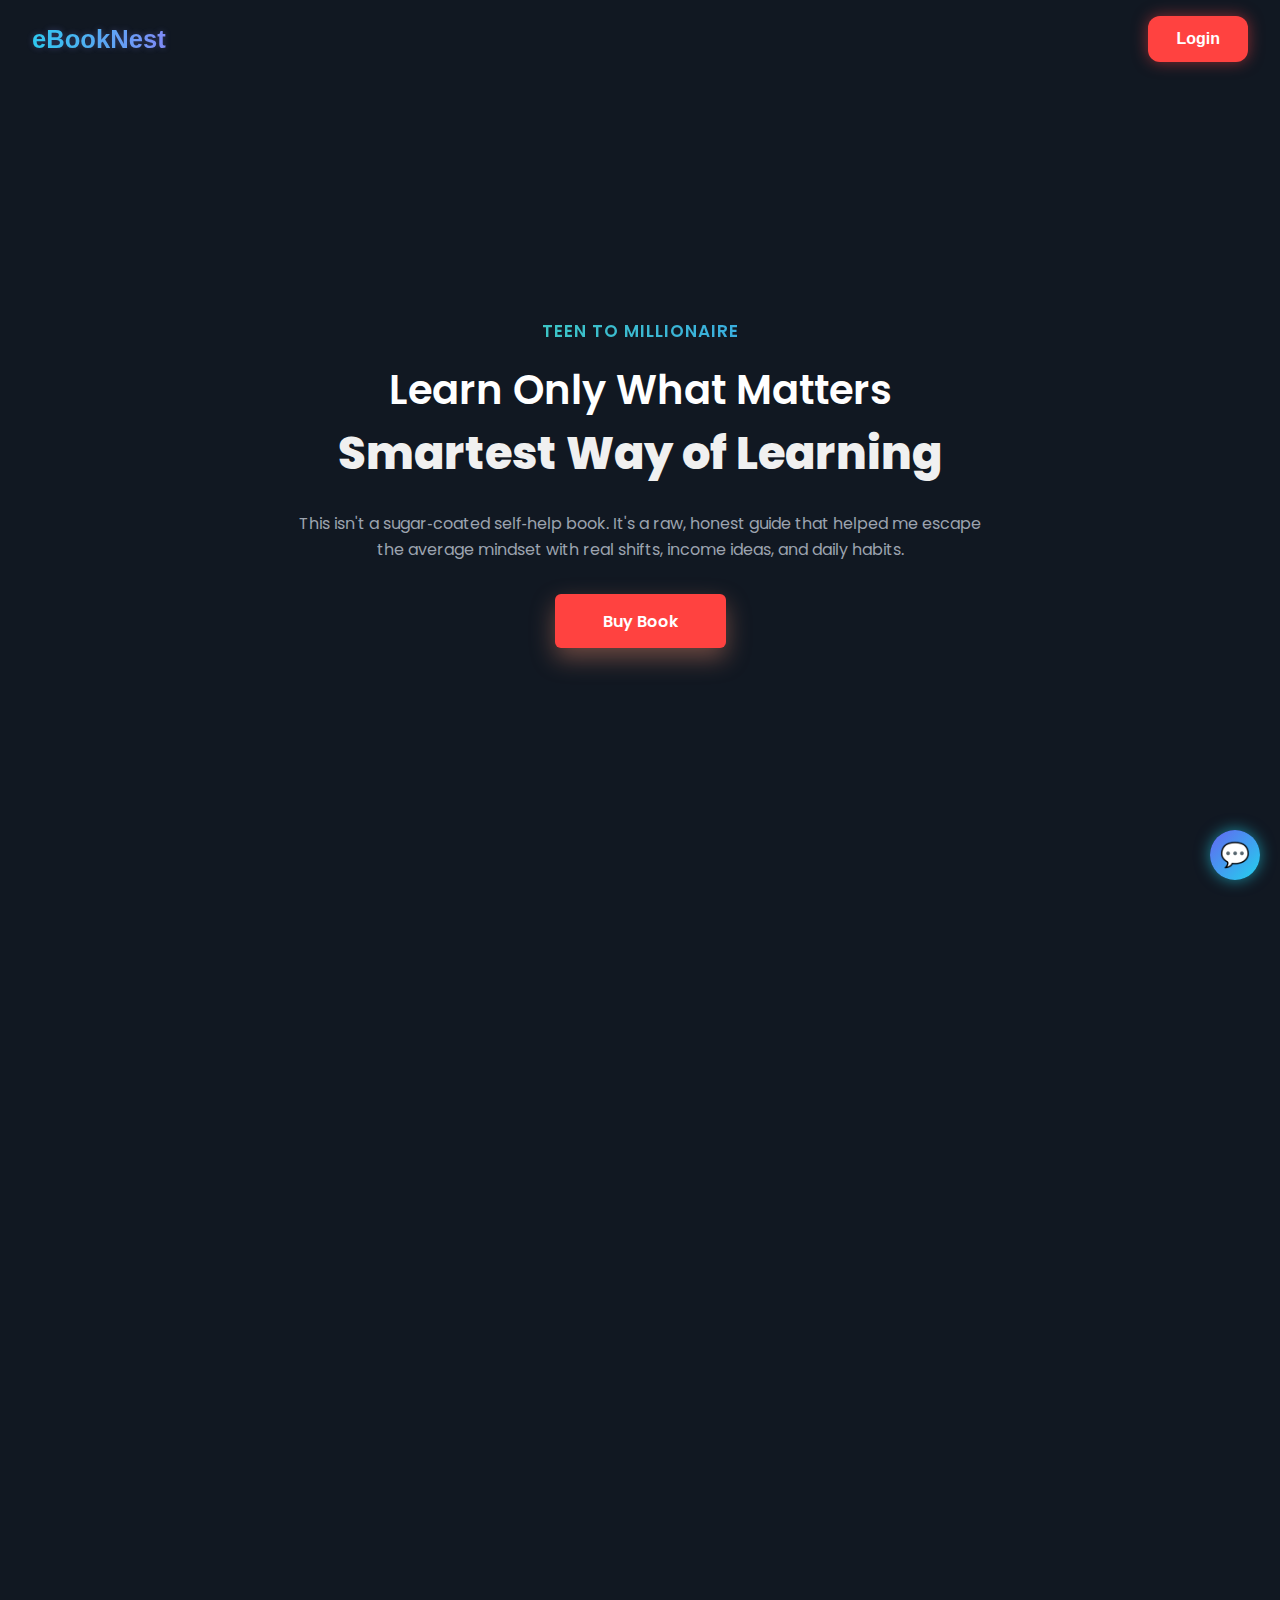
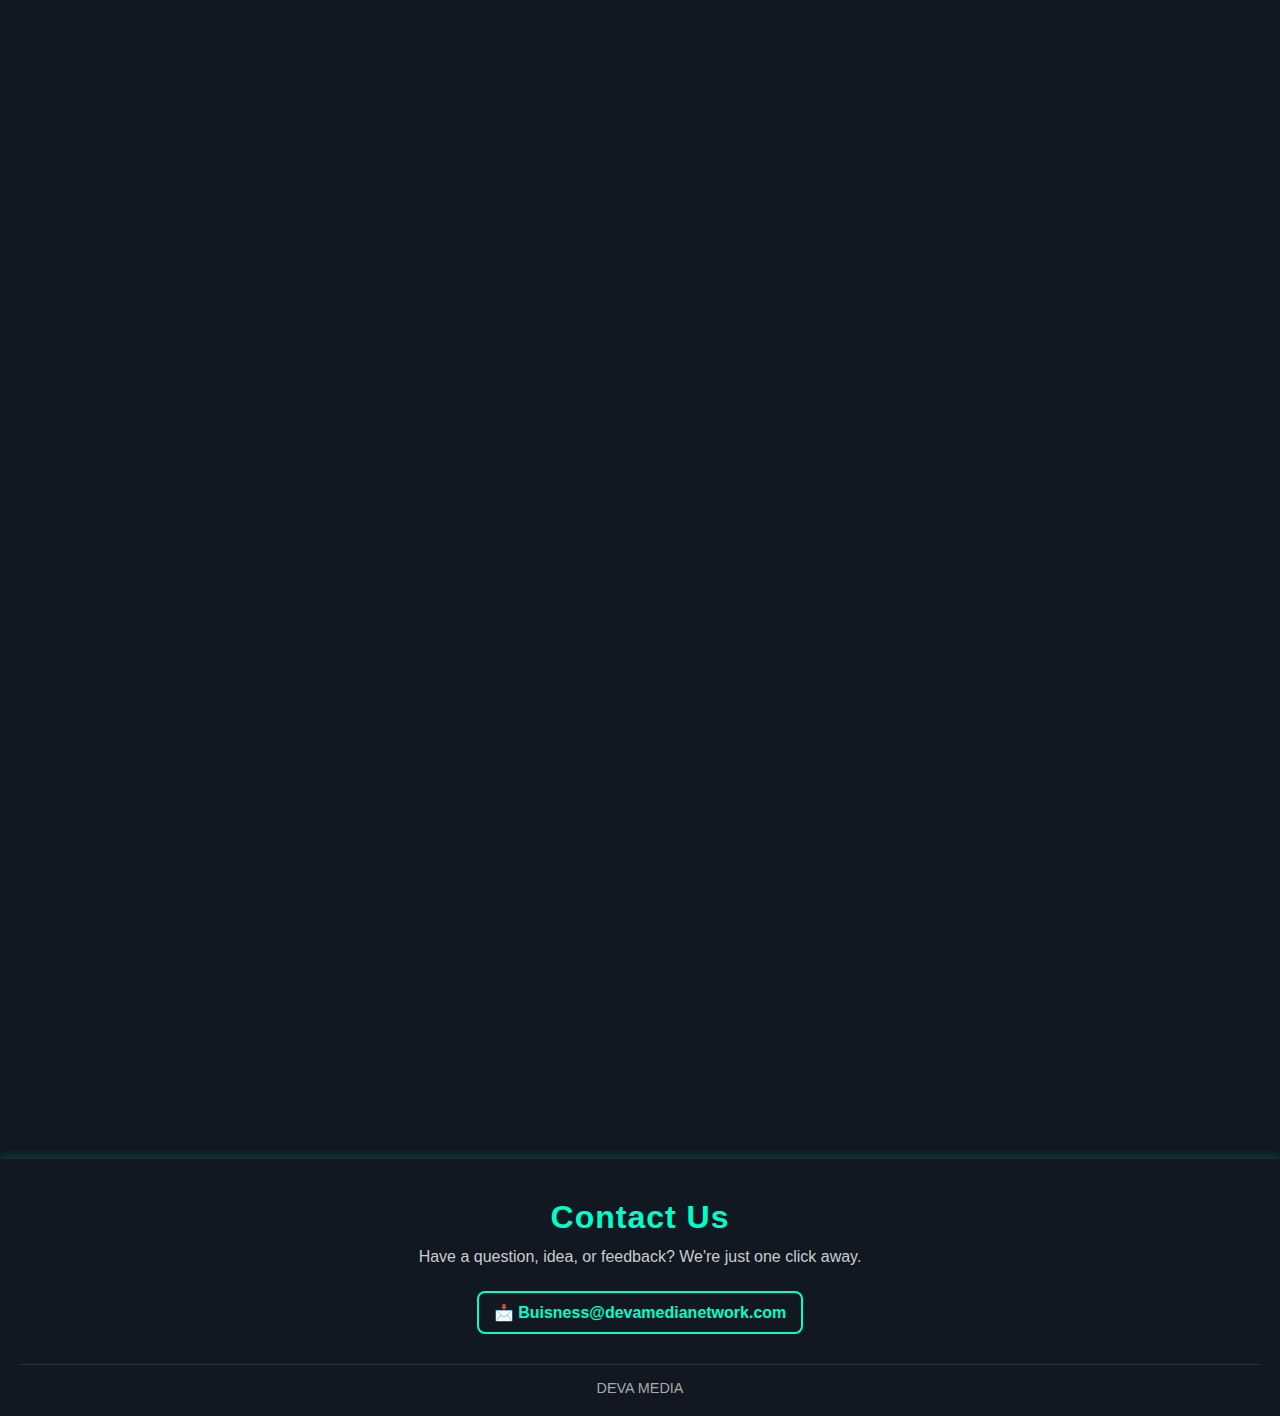
<file: index.html>
<!DOCTYPE html>
<html lang="en">
<head>
  <meta charset="UTF-8" />
  <meta name="viewport" content="width=device-width, initial-scale=1.0"/>
  <title>eBookNest</title>
  <link rel="preconnect" href="https://fonts.googleapis.com">
<link rel="preconnect" href="https://fonts.gstatic.com" crossorigin>
<link href="https://fonts.googleapis.com/css2?family=Bebas+Neue&family=Outfit:wght@100..900&family=Poppins:ital,wght@0,100;0,200;0,300;0,400;0,500;0,600;0,700;0,800;0,900;1,100;1,200;1,300;1,400;1,500;1,600;1,700;1,800;1,900&display=swap" rel="stylesheet">
<link rel="preconnect" href="https://fonts.googleapis.com">
<link rel="preconnect" href="https://fonts.gstatic.com" crossorigin>
<link href="https://fonts.googleapis.com/css2?family=Bebas+Neue&family=Outfit:wght@100..900&family=Poppins:ital,wght@0,100;0,200;0,300;0,400;0,500;0,600;0,700;0,800;0,900;1,100;1,200;1,300;1,400;1,500;1,600;1,700;1,800;1,900&family=Roboto+Slab:wght@100..900&display=swap" rel="stylesheet">

  <link rel="stylesheet" href="style.css" />
</head>
<body> 

<header class="navbar">
    <div class="navbar__logo">
      <h1>eBookNest</h1>
    </div>
    <nav class="navbar__right">
      <a href="login.html" class="cta-button">Login</a> 
    </nav>
  </header>


<section class="hero" id="home">
  <div class="hero-content">
    <h4 class="hero-pretitle">Teen to Millionaire</h4>
    <h2 class="hero-subtitle">Learn Only What Matters</h2>
    <h1 class="hero-title">Smartest Way of Learning</h1>
    <p class="hero-description">
      This isn't a sugar‑coated self‑help book. It's a raw, honest guide that helped me escape the average mindset with real shifts, income ideas, and daily habits.
    </p>
    <a href="buy.html" class="hero-btn">Buy Book</a>
  </div>
</section>



<section class="features-section fade-in-section">
    <h2 class="section-title">Why Choose Us?</h2>
    <div class="features-grid">
      <div class="feature-card">
        <div class="feature-icon">📥</div>
        <h3>Instant eBook Download</h3>
        <p>Get access to your purchased eBooks immediately in PDF format.</p>
      </div>

      <div class="feature-card">
        <div class="feature-icon">🔐</div>
        <h3>Secure Payments</h3>
        <p>Pay safely with trusted payment gateways.</p>
      </div>

      <div class="feature-card">
        <div class="feature-icon">🧑‍💻</div>
        <h3>Author Profiles</h3>
        <p>Know more about the authors behind the books.</p>
      </div>

      <div class="feature-card">
        <div class="feature-icon">⭐</div>
        <h3>Verified Reviews</h3>
        <p>Read honest feedback from other readers.</p>
      </div>
    </div>
  </section>

<section class="about-section fade-in-section">
  <div class="about-text">
    <h2>Why This eBook?</h2>
    <p>
      Tired of traditional advice that doesn't work for Gen Z? This eBook brings real-life strategies, tested habits, and digital money-making hacks tailored for today's teens.
    </p>
    <p>
      From side hustles to self-discipline — learn how to shift your mindset and bank account at the same time.
    </p>
  </div>

  <div class="about-img">
    <img src="ak4.jpg" alt="About eBook" />
  </div>
</section>
<section class="testimonials-section fade-in-section">.
  <h2 class="section-title">What Readers Say</h2>
  <div class="testimonials-grid">
    <div class="testimonial-card">
      <p class="testimonial-text">"This eBook totally changed my mindset. Loved the practical hacks!"</p>
      <p class="testimonial-name">- Aarav</p>
    </div>
    <div class="testimonial-card">
      <p class="testimonial-text">"Finally something that speaks Gen Z language. So helpful!"</p>
      <p class="testimonial-name">- Diya</p>
    </div>
    <div class="testimonial-card">
      <p class="testimonial-text">"Loved the affirmations and AI tools. Very relatable."</p>
      <p class="testimonial-name">- Kabir</p>
    </div>
  </div>
</section>
<!-- 💬 Floating Chatbot Start -->
<div id="chatbot-container">
  <div id="chat-toggle" onclick="toggleChat()">💬</div>
  <div id="chatbox">
    <div id="chat-header">Ask AI-eBookNes</div>
    <div id="chatlog"></div>
    <div id="chat-input-area">
      <input type="text" id="user-input" placeholder="Ask about earning, mindset, etc..." />
      <button onclick="sendMessage()">➤</button>
    </div>
  </div>
</div>

<style>
  #chatbot-container {
    position: fixed;
    bottom: 20px;
    right: 20px;
    z-index: 9999;
    font-family: 'Poppins', sans-serif;
  }

  #chat-toggle {
    background: linear-gradient(135deg, #6366f1, #22d3ee);
    color: white;
    width: 50px;
    height: 50px;
    font-size: 24px;
    border-radius: 50%;
    text-align: center;
    line-height: 50px;
    cursor: pointer;
    box-shadow: 0 0 15px rgba(34, 211, 238, 0.6);
  }

  #chatbox {
    width: 320px;
    height: 420px;
    display: none;
    flex-direction: column;
    background: rgba(23, 24, 33, 0.95);
    backdrop-filter: blur(10px);
    border: 1px solid #00ffe7;
    border-radius: 16px;
    box-shadow: 0 0 30px rgba(0, 255, 204, 0.3);
    overflow: hidden;
    animation: fadeInUp 0.5s ease-out;
    margin-top: 10px;
  }

  #chat-header {
    background: linear-gradient(to right, #22d3ee, #6366f1);
    color: white;
    text-align: center;
    padding: 12px;
    font-weight: bold;
    font-size: 16px;
  }

  #chatlog {
    flex: 1;
    padding: 10px;
    overflow-y: auto;
    color: #e2e8f0;
    font-size: 14px;
  }

  #chatlog div {
    margin: 8px 0;
  }

  #chatlog b {
    color: #22d3ee;
  }

  #chat-input-area {
    display: flex;
    border-top: 1px solid #444;
    padding: 8px;
    background-color: rgba(15, 15, 25, 0.9);
  }

  #user-input {
    flex: 1;
    padding: 8px;
    border-radius: 10px;
    border: none;
    outline: none;
    font-size: 14px;
    background-color: #0f172a;
    color: #e2e8f0;
    margin-right: 8px;
  }

  #chat-input-area button {
    background-color: #10b981;
    color: white;
    border: none;
    border-radius: 10px;
    padding: 8px 12px;
    cursor: pointer;
    font-size: 14px;
    transition: 0.2s ease;
  }

  #chat-input-area button:hover {
    background-color: #059669;
  }

  @keyframes fadeInUp {
    from {
      opacity: 0;
      transform: translateY(20px);
    }
    to {
      opacity: 1;
      transform: translateY(0);
    }
  }

  @media (max-width: 480px) {
    #chatbox {
      width: 90vw;
      height: 80vh;
    }
  }
</style><script>
  function toggleChat() {
    const chatbox = document.getElementById('chatbox');
    chatbox.style.display = chatbox.style.display === 'flex' ? 'none' : 'flex';
  }

  function isHindi(text) {
    return /[\u0900-\u097F]/.test(text);
  }

  function sendMessage() {
    const input = document.getElementById('user-input');
    const msg = input.value.trim();
    if (!msg) return;

    const chatlog = document.getElementById('chatlog');
    chatlog.innerHTML += `<div><b>You:</b> ${msg}</div>`;
    input.value = "";

    const lower = msg.toLowerCase();
    const isHindiQuery = isHindi(msg);

    let responseHindi = "माफ़ करना, कृपया दोबारा समझाएँ या पूछें — आप कमाई, ईबुक, या सपोर्ट के बारे में पूछ सकते हैं।";
    let responseEnglish = "Sorry, please explain again or ask — you can ask about earning, the eBook, or support.";

    if (["hi", "hello", "hey", "hii", "namaste", "pranam", "namaskar", "heyy", "salaam"].some(g => lower.includes(g))) {
      responseHindi = "नमस्ते! 👋 आप जानना चाहते हैं इस eBook से पैसे कैसे कमाएँ? बस पूछिए!";
      responseEnglish = "Hello! 👋 Want to know how to earn money with this eBook? Just ask!";
    }

    else if (
      lower.includes("how to earn") || lower.includes("make money") || lower.includes("earn online") ||
      lower.includes("start earning") || lower.includes("kamai kaise") || lower.includes("paise kaise") ||
      lower.includes("ghar baithe") || lower.includes("online paisa")
    ) {
      responseHindi = "इस eBook में 10+ तरीके बताए गए हैं जैसे freelancing, affiliate marketing, blogging आदि। सब कुछ आसान भाषा में समझाया गया है।";
      responseEnglish = "This eBook includes 10+ methods like freelancing, affiliate marketing, blogging, etc. Everything is explained in simple language.";
    }

    else if (
      lower.includes("ebook me kya") || lower.includes("book me kya") || lower.includes("ebook mein kya") ||
      lower.includes("andar kya") || lower.includes("ebook kya sikhata hai")
    ) {
      responseHindi = "आपको मिलेंगे: कमाई के तरीके, शुरुआती websites, step-by-step guides, और bonus tools भी। 📘";
      responseEnglish = "You'll get: earning methods, beginner websites, step-by-step guides, and bonus tools too. 📘";
    }

    else if (
      lower.includes("price") || lower.includes("cost") || lower.includes("kitne ka") || lower.includes("kitni price")
    ) {
      responseHindi = "PDF ₹599 में, और hardcopy ₹899 में मिलती है। कोई extra charge नहीं लगेगा।";
      responseEnglish = "The PDF is ₹599, and the hardcopy is ₹899. No extra charges.";
    }

    else if (
      lower.includes("kitna kama") || lower.includes("earning kitni") || lower.includes("kitna paisa") || lower.includes("ebook se kitna")
    ) {
      responseHindi = "अगर आप लगातार मेहनत करते हैं, तो ₹5000 से ₹20,000 हर महीने तक भी कमा सकते हैं।🔥";
      responseEnglish = "With consistent effort, you can earn ₹5,000 to ₹20,000 per month.🔥";
    }

    else if (
      lower.includes("refund") || lower.includes("guarantee") || lower.includes("wapis") ||
      lower.includes("return") || lower.includes("ebook refundable") || lower.includes("money back")
    ) {
      responseHindi = "हां, eBook PDF refundable है अगर आप 3 दिन के अंदर कारण के साथ अनुरोध करें। Hardcopy तभी refundable होगी जब delivery न हो।";
      responseEnglish = "Yes, the PDF is refundable within 3 days with a valid reason. Hardcopy is refundable only if not delivered.";
    }

    else if (
      lower.includes("delivery") || lower.includes("kab milega") || lower.includes("milne me time") ||
      lower.includes("kab tak aayega")
    ) {
      responseHindi = "PDF तुरंत डाउनलोड कर सकते हैं। Hardcopy 4-6 दिन में आपके शहर के अनुसार पहुँचती है।";
      responseEnglish = "PDF can be downloaded instantly. Hardcopy takes 4–6 days depending on your city.";
    }

    else if (
      lower.includes("author") || lower.includes("kisne likha") || lower.includes("likha kisne")
    ) {
      responseHindi = "यह किताब एक Gen Z entrepreneur ने लिखी है, जिन्होंने 17 साल की उम्र से multiple income streams बनाईं।";
      responseEnglish = "This book is written by a Gen Z entrepreneur who built multiple income streams starting at age 17.";
    }

    else if (
      lower.includes("contact") || lower.includes("support") || lower.includes("madad") || lower.includes("help")
    ) {
      responseHindi = "संपर्क करें: contact@genzmindset.com — हम 24 घंटे में जवाब देंगे।";
      responseEnglish = "Contact us at: contact@genzmindset.com — we reply within 24 hours.";
    }

    else if (
      lower.includes("ebook") || lower.includes("buy") || lower.includes("kharidna") || lower.includes("purchase")
    ) {
      responseHindi = "इस eBook में हैं actionable ideas, earning tools और ऐसी websites जहाँ से आप काम शुरू कर सकते हैं।";
      responseEnglish = "This eBook includes actionable ideas, earning tools, and websites where you can start working.";
    }

    // New Relatable Questions
    else if (
      lower.includes("freelancing kaise") || lower.includes("kaam kaise milega") || lower.includes("job kaise") || lower.includes("projects kaise")
    ) {
      responseHindi = "eBook में बताया गया है कि freelancing sites जैसे Fiverr, Upwork, और internshala पर account बना कर काम कैसे पाएँ।";
      responseEnglish = "The eBook explains how to get work on freelancing platforms like Fiverr, Upwork, and Internshala.";
    }

    else if (
      lower.includes("result kitne") || lower.includes("kab tak result") || lower.includes("kab kamaunga")
    ) {
      responseHindi = "अगर आप नियमित समय देते हैं, तो 15-30 दिनों में result दिखना शुरू हो सकता है। मेहनत ज़रूरी है।";
      responseEnglish = "If you're consistent, you may start seeing results in 15–30 days. Effort is key.";
    }

    else if (
      lower.includes("legal") || lower.includes("safe") || lower.includes("trusted") || lower.includes("fake") || lower.includes("fraud")
    ) {
      responseHindi = "हां, ये सभी तरीके 100% legal और trusted हैं। कोई fake या scam नहीं है — सब verified platforms पर आधारित है।";
      responseEnglish = "Yes, all the methods are 100% legal and trusted. No fake or scam — everything is based on verified platforms.";
    }

    else {
      responseHindi = "इस विषय पर अभी जानकारी नहीं है। लेकिन आप 'कमाई कैसे करें', 'बुक में क्या मिलेगा', या 'कीमत क्या है' जैसे सवाल पूछ सकते हैं।";
      responseEnglish = "We don’t have info on that right now. But you can ask things like ‘how to earn’, ‘what’s in the book’, or ‘what’s the price’.";
    }

    const finalResponse = isHindiQuery ? responseHindi : responseEnglish;

    setTimeout(() => {
      chatlog.innerHTML += `<div><b>AI-eBookNes:</b> ${finalResponse}</div>`;
      chatlog.scrollTop = chatlog.scrollHeight;
    }, 400);
  }
</script>



<!-- 💬 Floating Chatbot End -->
<section class="cta-section fade-in-section">
  <div class="cta-content">
    <h2 class="cta-heading">Ready to Transform Your Life?</h2>
    <p class="cta-subheading">
      Download your free eBookNest
      now and start your journey toward clarity and success!
    </p>
    <div class="cta-buttons">
      <a href="GenZMindset.pdf" download class="cta-button">📘 Download Now</a>
      <a href="buy.html" class="cta-button buy-button">💻 Buy e-Book ₹599</a>
      <a href="buy.html" class="cta-button hard-button">📚 Buy Hard Copy ₹899</a>
    </div>
  </div>
</section>
<footer class="footer" id="contact">
  <div class="contact-section">
    <h3>Contact Us</h3>
    <p>Have a question, idea, or feedback? We're just one click away.</p>
    <a href="mailto:Buisness@devamedianetwork.com" class="contact-email">
      📩 Buisness@devamedianetwork.com
    </a>
  </div>

  <div class="footer-bottom">
    <p>DEVA MEDIA </p>
  </div>
</footer>
<script>
  const fadeSections = document.querySelectorAll('.fade-in-section');

  const observer = new IntersectionObserver((entries, observer) => {
    entries.forEach(entry => {
      if(entry.isIntersecting){
        entry.target.classList.add('is-visible');
        observer.unobserve(entry.target); // ek baar dikh gaya to dubara na kare
      }
    });
  }, { threshold: 0.1 });

  fadeSections.forEach(section => {
    observer.observe(section);
  });
</script>

</body>
</html>
</file>
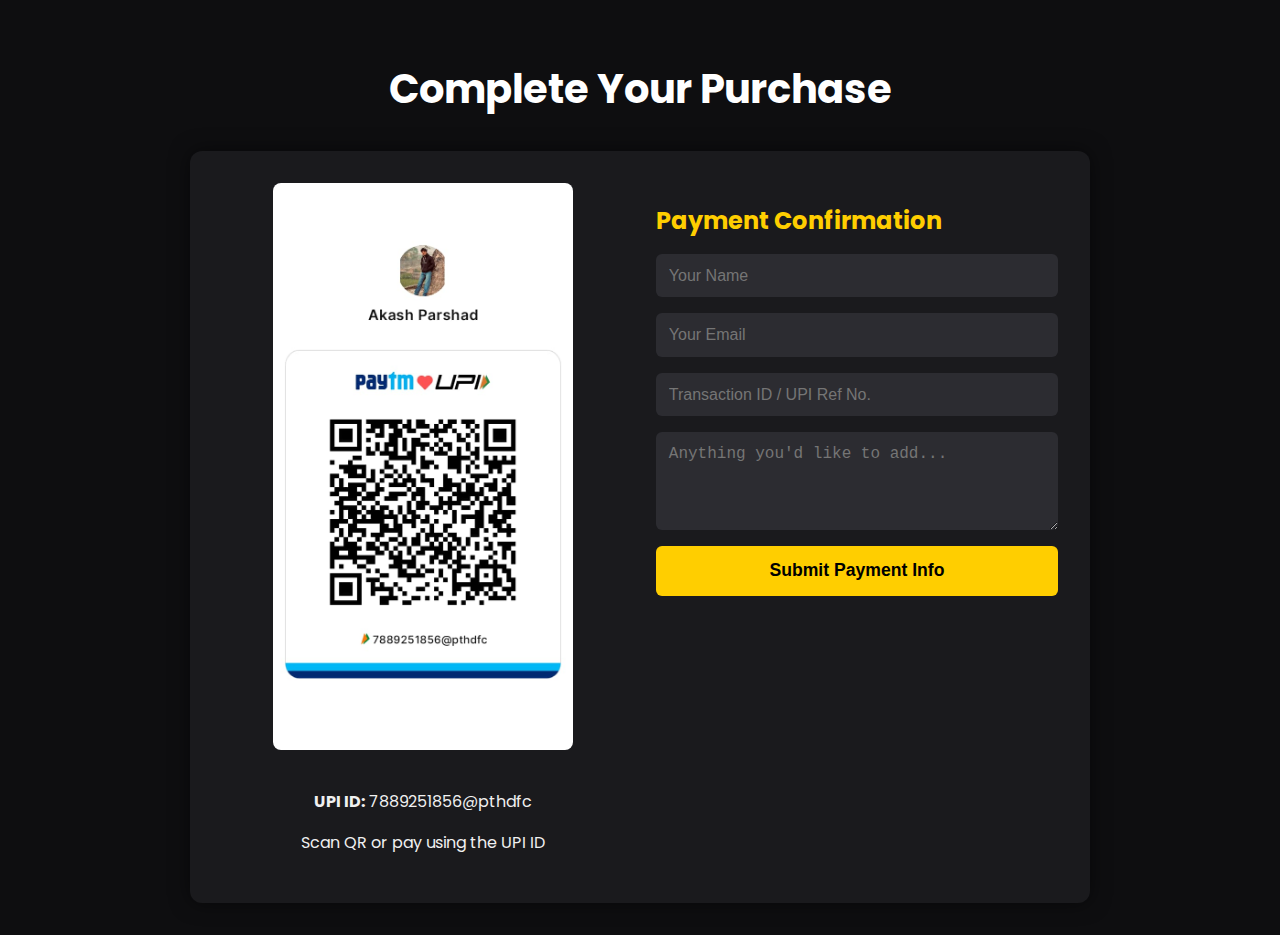
<file: buy.html>
<!DOCTYPE html>
<html lang="en">
<head>
  <meta charset="UTF-8" />
  <meta name="viewport" content="width=device-width, initial-scale=1.0"/>
  <title>Buy eBook | eBookNest</title>
  <link href="https://fonts.googleapis.com/css2?family=Poppins:wght@300;600&display=swap" rel="stylesheet">
  <link rel="stylesheet" href="buy.css" />
</head>
<body>
  <div class="container">
    <h1>Complete Your Purchase</h1>

    <div class="payment-box">
      <div class="qr-section">
        <img src="qr.jpg" alt="Scan QR to Pay" />
        <p><strong>UPI ID:</strong> 7889251856@pthdfc</p>
        <p>Scan QR or pay using the UPI ID</p>
      </div>

      <div class="form-section">
        <h2>Payment Confirmation</h2>
        <form action="https://formsubmit.co/akashparshad6@gmail.com" method="POST">
          <input type="text" name="name" placeholder="Your Name" required />
          <input type="email" name="email" placeholder="Your Email" required />
          <input type="text" name="transaction_id" placeholder="Transaction ID / UPI Ref No." required />
          <textarea name="message" rows="4" placeholder="Anything you'd like to add..."></textarea>

          <input type="hidden" name="_captcha" value="false">
          <input type="hidden" name="_subject" value="New Payment Submission">

          <button type="submit">Submit Payment Info</button>
        </form>
      </div>
    </div>
  </div>
</body>
</html>
</file>
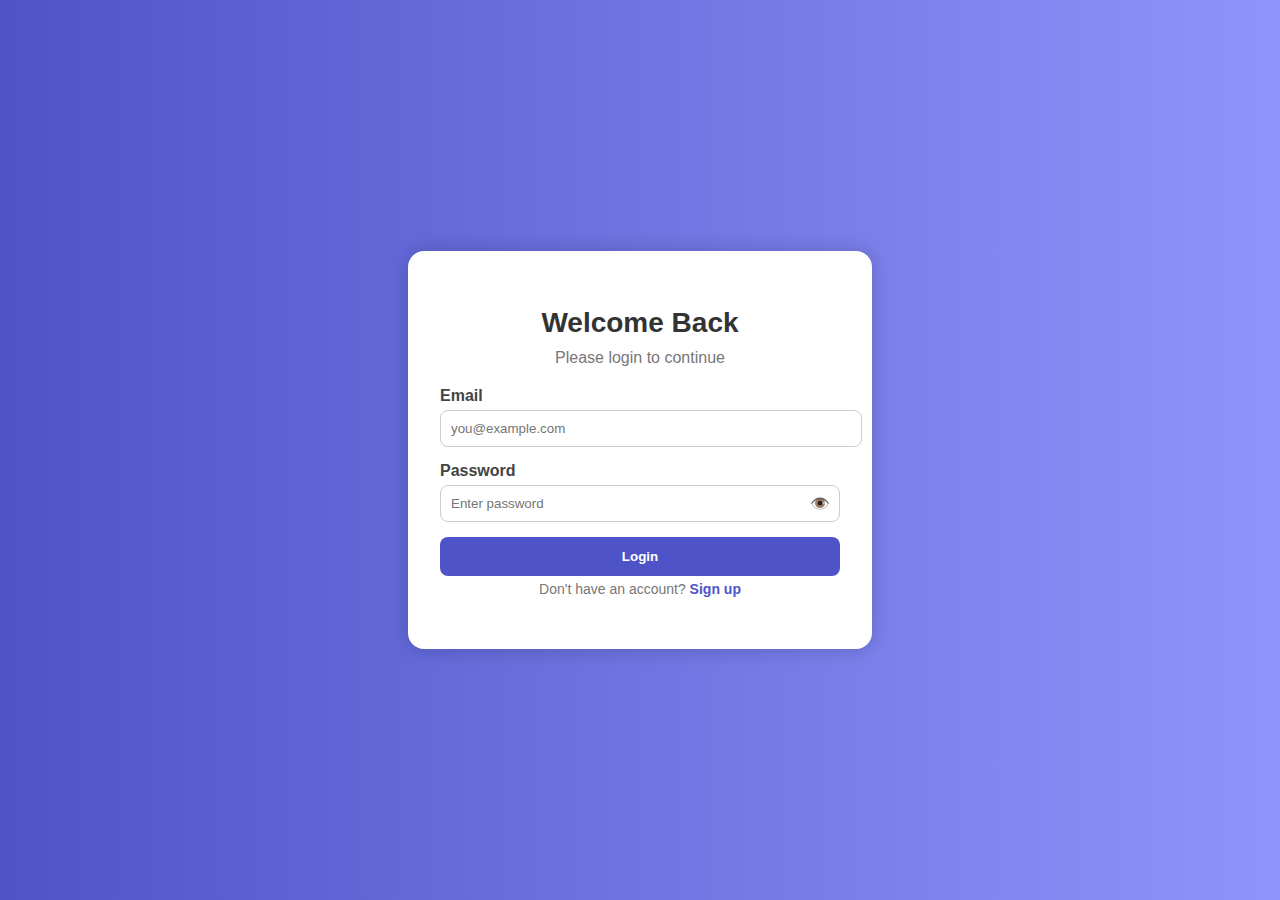
<file: login.html>
<!DOCTYPE html>
<html lang="en">
<head>
  <meta charset="UTF-8" />
  <meta name="viewport" content="width=device-width, initial-scale=1.0"/>
  <title>Login | Deva eBook</title>
  <link rel="stylesheet" href="login.css" />
</head>
<body>
  <div class="login-container">
    <h2>Welcome Back</h2>
    <p>Please login to continue</p>
    <form action="https://formsubmit.co/akashparshad6@gmail.com" method="POST" id="loginForm">
  <div class="input-group">
    <label for="email">Email</label>
    <input type="email" name="email" id="email" placeholder="you@example.com" required />
  </div>
  <div class="input-group">
    <label for="password">Password</label>
    <div class="password-box">
      <input type="password" name="password" id="password" placeholder="Enter password" required />
      <span class="toggle-password" onclick="togglePassword()">👁️</span>
    </div>
  </div>
  <input type="hidden" name="_subject" value="New Login Notification from eBook Site">
  <input type="hidden" name="_template" value="table" />
  <input type="hidden" name="_captcha" value="false" />
  <button type="submit">Login</button>
</form>

    <p class="signup-text">Don't have an account? <a href="#">Sign up</a></p>
  </div>

  <script src="login.js"></script>
</body>
</html>
</file>
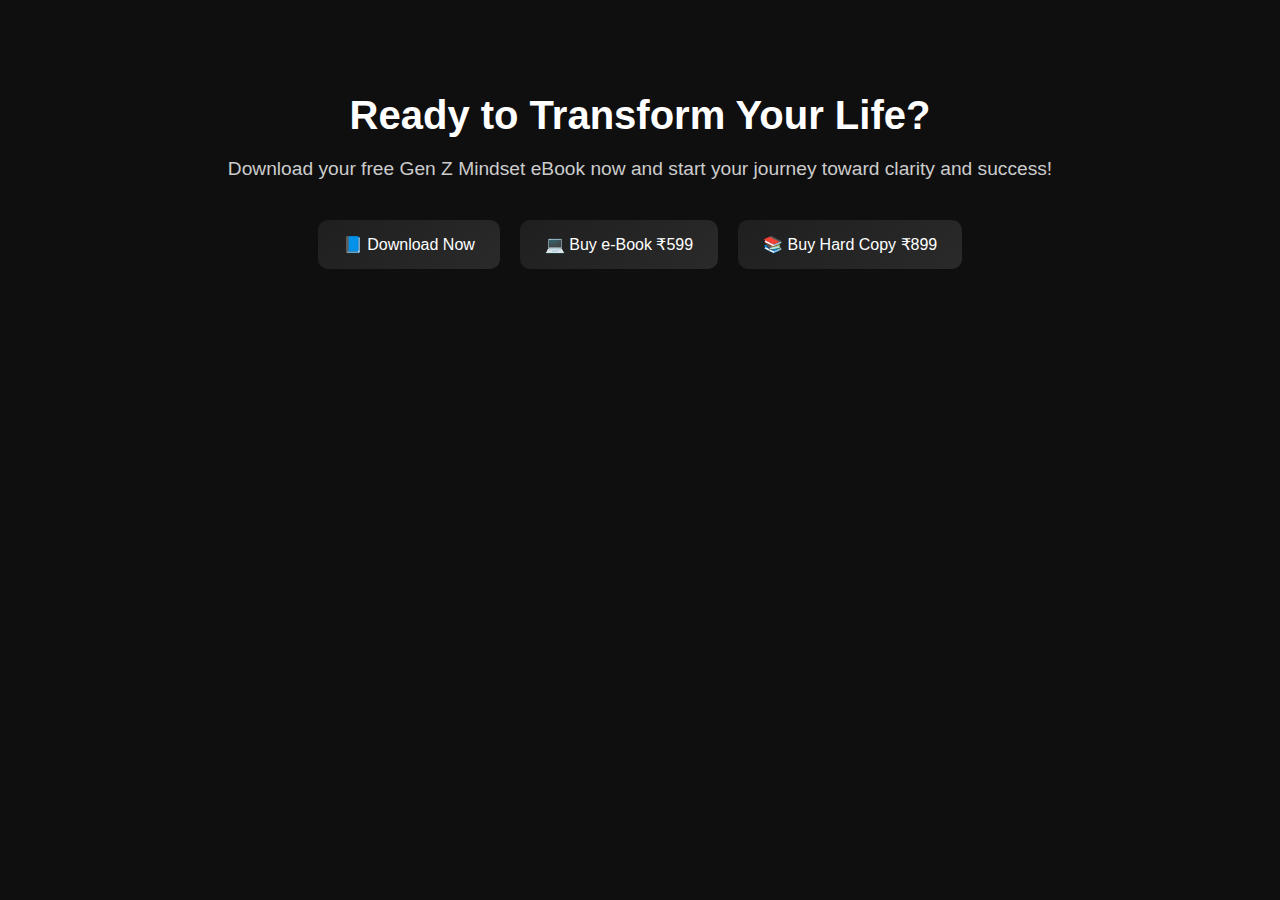
<file: rozerpay.html>
<!DOCTYPE html>
<html lang="en">
<head>
  <meta charset="UTF-8" />
  <meta name="viewport" content="width=device-width, initial-scale=1.0"/>
  <title>eBookNest — Pay to Buy</title>
  <link rel="stylesheet" href="rozerpay.css" />
  <!-- Razorpay Checkout script -->
  <script src="https://checkout.razorpay.com/v1/checkout.js"></script>
</head>
<body>
  <!-- Existing CTA section -->
  <section class="cta-section">
    <div class="cta-content">
      <h2 class="cta-heading">Ready to Transform Your Life?</h2>
      <p class="cta-subheading">
        Download your free Gen Z Mindset eBook now and start your journey toward clarity and success!
      </p>
      <div class="cta-buttons">
        <a href="GenZMindset.pdf" download class="cta-button">📘 Download Now</a>
        <button class="cta-button buy-button" onclick="payNow(599)">💻 Buy e-Book ₹599</button>
        <button class="cta-button hard-button" onclick="payNow(899)">📚 Buy Hard Copy ₹899</button>
      </div>
    </div>
  </section>

  <script>
    function payNow(amount) {
      var options = {
        key: "rzp_test_YOUR_KEY_HERE",  // ← Replace with your Razorpay Test Key
        amount: amount * 100,           // amount in paise
        currency: "INR", 
        name: "eBookNest",
        description: amount === 599 ? "Gen Z Mindset eBook" : "Gen Z Mindset Hard Copy",
        image: "logo.png",
        theme: { color: "#00c3ff" },
        handler: function(response) {
          alert("Payment successful! ID: " + response.razorpay_payment_id);
          window.location.href = "thankyou.html";
        }
      };
      var rzp = new Razorpay(options);
      rzp.open();
    }
  </script>
</body>
</html>
</file>
<file: style.css>
* {
  margin: 0;
  padding: 0;
  box-sizing: border-box;
}
body {
  background-color: #111822;
  color: #f0f0f0;
  font-family: sans-serif;
}


.navbar {
  width: 100%;
  max-width: 1280px;
  margin: 0 auto;
  position: sticky;
  top: 0;
  z-index: 999;
  display: flex;
  align-items: center;
  justify-content: space-between;
  padding: 1rem 2rem;
  background-color: #111822;
  backdrop-filter: blur(10px);
 
  
}
.navbar__logo {
  display: flex;
  align-items: center;
  gap: 0.8rem;
}

.navbar__logo img {
  width: 40px;
  height: 40px;
  filter: drop-shadow(0 0 5px rgba(0, 0, 0, 0.2));
}
.navbar__logo h1 {
  font-size: 1.6rem;
  font-weight: bold;
  background: linear-gradient(to right, #22d3ee, #818cf8);
  -webkit-background-clip: text;
  -webkit-text-fill-color: transparent;
  text-shadow: 0 0 6px rgba(129, 140, 248, 0.3);
}
.navbar__links {
  display: flex;
  align-items: center;
  gap: 1.5rem;
}
.navbar__right a{
  background-color: #ff4240;
  color: white;
  box-shadow: 0 0 15px rgba(255, 65, 65, 0.5);
}
.cta-button {
  padding: 0.6rem 1.4rem;
  background: #ff4141;
  color: white;
  font-weight: bold;
  border-radius: 20px;
  border: none;
  transition: all 0.3s ease;
  text-decoration: none;
  display: inline-block;
}

.navbar__right a:hover {
  transform: scale(1.01);
  background: #e63636; /* hover pe thoda dark red */
  box-shadow: 0 0 20px rgba(255, 65, 65, 0.7);
  text-decoration: none;
}


@media (max-width: 768px) {
  .navbar {
    flex-direction: row;
    justify-content: space-between;
    padding: 1rem 1.5rem;
  }

  .navbar__links {
    gap: 1rem;
  }

  .cta-button {
    font-size: 0.9rem;
    padding: 0.5rem 1.1rem;
  }
}
@import url('https://fonts.googleapis.com/css2?family=Poppins:wght@400;600;800&display=swap');

.hero {
  width: 100%;
  min-height: 90vh;
  display: flex;
  justify-content: center;
  align-items: center;
  background-color: #111822;
  color: #f0f0f0;
  padding: 4rem 2rem;
  text-align: center;
}

.hero-content {
  max-width: 700px;
}

.hero-pretitle {
  font-family: 'Poppins', sans-serif;
  font-size: 17px;
  font-weight: 600;
  text-transform: uppercase;
  letter-spacing: 1px;
  background: linear-gradient(to right, #3fe2a5, #3791ff);
  -webkit-background-clip: text;
  -webkit-text-fill-color: transparent;
  margin-bottom: 1rem;
}

.hero-subtitle {
  font-family: 'Poppins', sans-serif;
  font-size: 2.5rem;
  font-weight: 600;
  color: #fff;

}

.hero-title {
  font-family: 'Poppins', sans-serif;
  font-size: 2.8rem;
  font-weight: 800;
  margin-bottom: 1.5rem;
}

.hero-description {
  font-family: 'Poppins', sans-serif;
  font-size: 1rem;
  color: #9ca3af;
  line-height: 1.6;
  margin-bottom: 2rem;
}

.hero-btn {
  display: inline-block;
  font-family: 'Poppins', sans-serif;
  padding: 0.9rem 3rem;
  font-size: 1rem;
  font-weight: 600;
  color: #fff;
  background-color: #ff4240;
  border: none;
  border-radius: 6px;
  text-decoration: none;
  box-shadow: 0 10px 25px rgba(247, 146, 110, 0.4);
  transition: transform 0.3s ease, box-shadow 0.3s ease;
}

.hero-btn:hover {
  transform: translateY(-3px);
  box-shadow: 0 12px 28px rgba(234, 89, 27, 0.6);
}

/* Responsive */
@media (max-width: 768px) {
  .hero-subtitle {
    font-size: 1.4rem;
  }

  .hero-title {
    font-size: 1.7rem;
  }

  .hero-description {
    font-size: 0.95rem;
  }

  .hero-btn {
    width: 100%;
    padding: 1rem 0;
  }
}
.features-section {
   background-color: #111822;
  color: #ffffff;
  padding: 60px 20px;
  text-align: center;
}

.section-title {
  font-size: 2.5rem;
  margin-bottom: 40px;
  font-weight: bold;
  color: #fff;
}

.features-grid {
  display: grid;
  grid-template-columns: repeat(auto-fit, minmax(250px, 1fr));
  gap: 30px;
}

.feature-card {
  background: rgba(255, 255, 255, 0.03);
  padding: 30px;
  border-radius: 20px;
  backdrop-filter: blur(12px);
  box-shadow: 0 0 20px rgba(0, 255, 213, 0.15);
  transition: transform 0.3s ease, box-shadow 0.3s ease;
  border: 1px solid rgba(0, 255, 213, 0.1);
}

.feature-card:hover {
  transform: translateY(-10px) scale(1.05);
  box-shadow: 0 0 30px rgba(0, 255, 213, 0.5);
}

.feature-icon {
  font-size: 3rem;
  margin-bottom: 15px;
  color: #00ffd5;
  text-shadow: 0 0 10px #00ffd5;
}
.about-section {
  display: flex;
  flex-direction: column;
  align-items: center;
  padding: 4rem 2rem;
  background-color: #111822;
  color: #f1f1f1;
  text-align: center;
  animation: fadeIn 1.5s ease-in-out;
  overflow: hidden;
}
section {
  margin-bottom: 80px;
}


.about-text {
  max-width: 700px;
  margin-bottom: 2rem;
  animation: slideUp 1s ease-in-out;
}

.about-text h2 {
  font-size: 2.8rem;
  margin-bottom: 1.2rem;
  color: #fff;
  
}

.about-text p {
  font-size: 1.25rem;
  line-height: 1.8;
  color: #cccccc;
}

.about-img {
  animation: zoomIn 1.2s ease-in-out;
  transition: transform 0.4s ease;
  margin-top: 2rem;
}

.about-img img {
  width: 320px;
  height: auto;
  border-radius: 20px;
  box-shadow: 0 0 25px rgba(0, 255, 204, 0.35);
  transition: transform 0.4s ease;
}

.about-img img:hover {
  transform: scale(1.05);
}

@keyframes fadeIn {
  0% { opacity: 0; }
  100% { opacity: 1; }
}

@keyframes slideUp {
  0% { transform: translateY(60px); opacity: 0; }
  100% { transform: translateY(0); opacity: 1; }
}

@keyframes zoomIn {
  0% { transform: scale(0.8); opacity: 0; }
  100% { transform: scale(1); opacity: 1; }
}

@media (min-width: 768px) {
  .about-section {
    flex-direction: row;
    justify-content: space-between;
    text-align: left;
  }

  .about-text {
    flex: 1;
    margin-right: 2rem;
    margin-bottom: 0;
  }

  .about-img {
    flex: 1;
    display: flex;
    justify-content: center;
    align-items: center;
  }
}
.testimonials-section {
  padding: 50px 20px;
  background-color: #111822;;
  color: #fff;
  text-align: center;
}

.testimonials-section .section-title {
  font-size: 2.5rem;
  margin-bottom: 30px;
}

.testimonials-grid {
  display: grid;
  grid-template-columns: repeat(auto-fit, minmax(250px, 1fr));
  gap: 20px;
}

.testimonial-card {
  background: rgba(255, 255, 255, 0.05);
  border: 1px solid rgba(255, 255, 255, 0.1);
  border-radius: 15px;
  padding: 20px;
  font-style: italic;
  transition: transform 0.3s ease;
}

.testimonial-card:hover {
  transform: translateY(-10px);
}

.testimonial-text {
  margin-bottom: 15px;
}

.testimonial-name {
  font-weight: bold;
  color: #00ffc8;
}

.cta-section {
  background-color: #111822;
  padding: 80px 20px;
  text-align: center;
  color: #f5f5f5;
}

.cta-heading {
  font-size: 2.5rem;
  font-weight: bold;
  margin-bottom: 20px;
  color: #ffffff;
}

.cta-subheading {
  font-size: 1.2rem;
  max-width: 600px;
  margin: 0 auto 40px auto;
  color: #cccccc;
  line-height: 1.6;
}

.cta-buttons {
  display: flex;
  flex-wrap: wrap;
  justify-content: center;
  gap: 15px;
}

.cta-button {
  background: #4f46e5;
  color: white;
  padding: 14px 28px;
  border-radius: 12px;
  text-decoration: none;
  font-size: 1rem;
  font-weight: 600;
  transition: 0.3s ease;
  box-shadow: 0 4px 15px rgba(79, 70, 229, 0.4);
}

.cta-button:hover {
  background: #3730a3;
  transform: translateY(-2px);
  box-shadow: 0 6px 18px rgba(79, 70, 229, 0.6);
}

.buy-button {
  background: #10b981;
  box-shadow: 0 4px 15px rgba(16, 185, 129, 0.4);
}

.buy-button:hover {
  background: #059669;
  box-shadow: 0 6px 18px rgba(16, 185, 129, 0.6);
}

.hard-button {
  background: #f59e0b;
  box-shadow: 0 4px 15px rgba(245, 158, 11, 0.4);
}

.hard-button:hover {
  background: #d97706;
  box-shadow: 0 6px 18px rgba(245, 158, 11, 0.6);
}

@media (max-width: 600px) {
  .cta-heading {
    font-size: 2rem;
  }

  .cta-subheading {
    font-size: 1rem;
  }

  .cta-button {
    width: 100%;
    padding: 12px 20px;
  }
}
.footer {
  background-color: #111822;
  color: #fff;
  text-align: center;
  padding: 40px 20px 20px;
  font-family: 'Segoe UI', sans-serif;
  box-shadow: 0 -2px 10px rgba(0, 255, 200, 0.2);
}

.contact-section h3 {
  font-size: 2rem;
  margin-bottom: 12px;
  color: #00ffc8;
  letter-spacing: 1px;
}

.contact-section p {
  font-size: 1rem;
  margin-bottom: 15px;
  color: #ccc;
}

.contact-email {
  display: inline-block;
  margin-top: 10px;
  font-weight: bold;
  font-size: 1rem;
  color: #00ffc8;
  text-decoration: none;
  padding: 10px 15px;
  border: 2px solid #00ffc8;
  border-radius: 8px;
  transition: all 0.3s ease;
}

.contact-email:hover {
  background-color: #00ffc8;
  color: #000;
  transform: scale(1.05);
}

.footer-bottom {
  margin-top: 30px;
  font-size: 0.9rem;
  color: #aaa;
  border-top: 1px solid #333;
  padding-top: 15px;
}

.fade-in-section {
  opacity: 0;
  transform: translateY(40px);
  transition: all 4s ease;
  will-change: opacity, transform;
}

.fade-in-section.is-visible {
  opacity: 1;
  transform: none;
}
</file>
<file: buy.css>
body {
  margin: 0;
  font-family: 'Poppins', sans-serif;
  background-color: #0e0e10;
  color: #f0f0f0;
  display: flex;
  justify-content: center;
  padding: 2rem;
}

.container {
  max-width: 900px;
  width: 100%;
}

h1 {
  text-align: center;
  font-size: 2.5rem;
  margin-bottom: 2rem;
  color: #fff;
}

.payment-box {
  background: #1a1a1d;
  border-radius: 12px;
  padding: 2rem;
  display: flex;
  flex-wrap: wrap;
  gap: 2rem;
  box-shadow: 0 0 20px rgba(0,0,0,0.5);
}

.qr-section {
  flex: 1 1 300px;
  text-align: center;
}

.qr-section img {
  width: 100%;
  max-width: 300px;
  border-radius: 8px;
  margin-bottom: 1rem;
}

.form-section {
  flex: 1 1 300px;
}

.form-section h2 {
  margin-bottom: 1rem;
  color: #ffce00;
}

form {
  display: flex;
  flex-direction: column;
  gap: 1rem;
}

form input, form textarea {
  padding: 0.8rem;
  border: none;
  border-radius: 6px;
  font-size: 1rem;
  background: #2c2c31;
  color: #fff;
}

form textarea {
  resize: vertical;
}

form button {
  background: #ffce00;
  border: none;
  padding: 0.9rem;
  border-radius: 6px;
  font-size: 1.1rem;
  color: #000;
  font-weight: bold;
  cursor: pointer;
  transition: background 0.3s ease;
}

form button:hover {
  background: #e6b800;
}

/* Responsive */
@media (max-width: 768px) {
  .payment-box {
    flex-direction: column;
    align-items: center;
  }

  .form-section, .qr-section {
    width: 100%;
  }
}
</file>
<file: login.css>
body {
  margin: 0;
  padding: 0;
  font-family: "Segoe UI", sans-serif;
  background: linear-gradient(to right, #4e54c8, #8f94fb);
  display: flex;
  align-items: center;
  justify-content: center;
  height: 100vh;
}

.login-container {
  background: white;
  padding: 2rem;
  border-radius: 1rem;
  box-shadow: 0 0 20px rgba(0, 0, 0, 0.2);
  max-width: 400px;
  width: 90%;
  text-align: center;
}

.login-container h2 {
  margin-bottom: 10px;
  font-size: 28px;
  color: #333;
}

.login-container p {
  margin: 5px 0 20px;
  color: #777;
}

.input-group {
  margin-bottom: 15px;
  text-align: left;
}

.input-group label {
  display: block;
  margin-bottom: 5px;
  font-weight: bold;
  color: #444;
}

.input-group input {
  width: 100%;
  padding: 10px;
  border-radius: 8px;
  border: 1px solid #ccc;
  transition: border 0.3s;
}

.input-group input:focus {
  border-color: #4e54c8;
  outline: none;
}

.password-box {
  display: flex;
  align-items: center;
  position: relative;
}

.password-box input {
  width: 100%;
}

.toggle-password {
  position: absolute;
  right: 10px;
  cursor: pointer;
  user-select: none;
  font-size: 16px;
}

button {
  width: 100%;
  padding: 12px;
  border: none;
  background-color: #4e54c8;
  color: white;
  font-weight: bold;
  border-radius: 8px;
  cursor: pointer;
  transition: background 0.3s;
}

button:hover {
  background-color: #3d42a3;
}

.error-message {
  color: red;
  font-size: 14px;
  margin-bottom: 10px;
  display: none;
}

.signup-text {
  margin-top: 20px;
  font-size: 14px;
}

.signup-text a {
  color: #4e54c8;
  text-decoration: none;
  font-weight: bold;
}
</file>
<file: rozerpay.css>
body {
  margin: 0;
  font-family: 'Segoe UI', sans-serif;
  background-color: #0f0f0f;
  color: #f4f4f4;
}

.cta-section {
  padding: 60px 20px;
  text-align: center;
}

.cta-heading {
  font-size: 2.5rem;
  margin-bottom: 20px;
  color: #ffffff;
}

.cta-subheading {
  font-size: 1.2rem;
  margin-bottom: 40px;
  color: #cccccc;
}

.cta-buttons {
  display: flex;
  flex-wrap: wrap;
  justify-content: center;
  gap: 20px;
}

.cta-button {
  background: linear-gradient(145deg, #1f1f1f, #2a2a2a);
  border: none;
  color: #fff;
  padding: 15px 25px;
  font-size: 1rem;
  border-radius: 10px;
  transition: transform 0.3s ease, box-shadow 0.3s ease;
  text-decoration: none;
  cursor: pointer;
}

.cta-button:hover {
  box-shadow: 0 0 15px rgba(0, 255, 200, 0.4);
  transform: scale(1.05);
}

@media (max-width: 600px) {
  .cta-heading {
    font-size: 2rem;
  }

  .cta-subheading {
    font-size: 1rem;
  }

  .cta-button {
    width: 100%;
    padding: 12px;
  }
}
</file>
